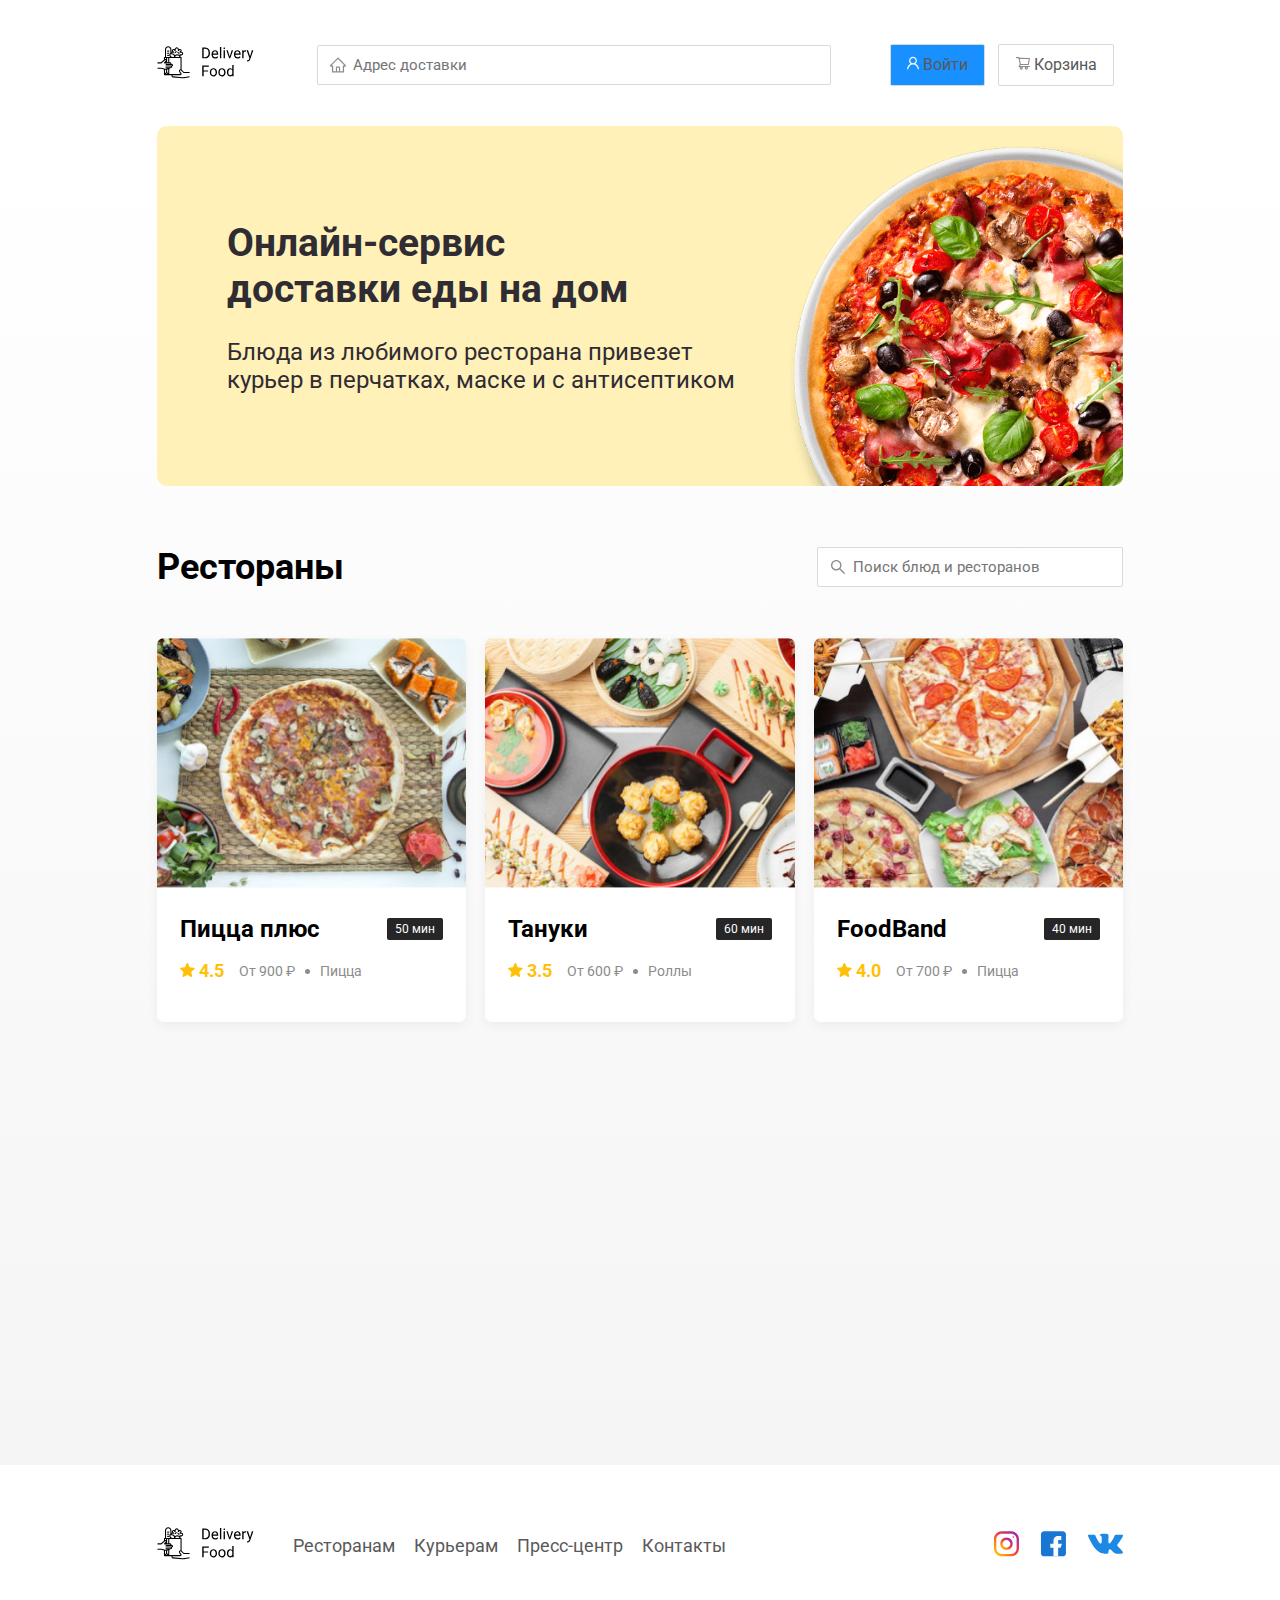
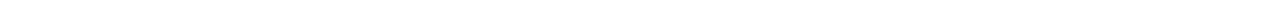
<file: index.html>
<!DOCTYPE html>
<html lang="ru">
<head>
    <meta charset="UTF-8">
    <meta name="viewport" content="width=device-width, initial-scale=1.0">
    <title>Delivery Food</title>
    <link href="https://fonts.googleapis.com/css?family=Roboto:400,700&display=swap&subset=cyrillic-ext" rel="stylesheet">
    <link rel="stylesheet" href="src/css/normolize.css">
    <link rel="stylesheet" href="src/css/animate.css">
    <link rel="stylesheet" href="src/css/style.css">
    <link rel="shortcut icon" href="src/img/ico.svg" type="image/x-icon">
</head>
<body>
    <div class="container">
        <header class="header">
            <a class="logo" href="index.html">
                <img src="src/img/logo.svg" alt="Logo">
            </a>
            <input type="text" class="input input-adress" placeholder="Адрес доставки">
            <div class="buttons">
                <button class="button button__active">
                    <img src="src/img/log-in.svg" alt="">
                    <span class="button-text">Войти</span>
                </button>
                <button class="button" id="card-button">
                    <img src="src/img/buy.svg" alt="">
                    <span class="button-text">Корзина</span>
                </button>
            </div>
        </header>
    </div>
    <!--/.container-->

    <main class="main">
        <div class="container">
            <section class="promo">
                <h1 class="promo-title">Онлайн-сервис <br>доставки еды на дом</h1>
                <p class="promo-text">Блюда из любимого ресторана привезет курьер в перчатках, маске и с антисептиком</p>
            </section>
            <section class="restaurants">
                <div class="section-heading">
                    <h2 class="section-title">Рестораны</h2>
                    <input type="text" class="input input-search" placeholder="Поиск блюд и ресторанов">
                </div>
                <div class="cards">
                    <a class="card wow fadeInUp" data-wow-delay="0.1s" href="restaurant.html">
                        <img src="src/img/card-1.jpg" alt="" class="card-image">
                        <div class="card-text">
                            <div class="card-heading">
                                <h3 class="card-title">Пицца плюс</h3>
                                <span class="card-tag tag">50 мин</span>
                            </div>
                            <div class="card-info">
                                <div class="card-rating">
                                    <img src="src/img/star.svg" alt="star">
                                    4.5
                                </div>
                                <div class="card-price">От 900 ₽</div>
                                <div class="card-category">Пицца</div>
                            </div>
                        </div>
                    </a>
                    <!-- /.card -->
    
                    <a class="card wow fadeInUp" data-wow-delay="0.2s" href="restaurant.html">
                        <img src="src/img/card-2.jpg" alt="" class="card-image">
                        <div class="card-text">
                            <div class="card-heading">
                                <h3 class="card-title">Тануки</h3>
                                <span class="card-tag tag">60 мин</span>
                            </div>
                            <div class="card-info">
                                <div class="card-rating">
                                    <img src="src/img/star.svg" alt="star">
                                    3.5
                                </div>
                                <div class="card-price">От 600 ₽</div>
                                <div class="card-category">Роллы</div>
                            </div>
                        </div>
                    </a>
                    <!-- /.card -->
    
                    <a class="card wow fadeInUp" data-wow-delay="0.3s" href="restaurant.html">
                        <img src="src/img/card-3.jpg" alt="" class="card-image">
                        <div class="card-text">
                            <div class="card-heading">
                                <h3 class="card-title">FoodBand</h3>
                                <span class="card-tag tag">40 мин</span>
                            </div>
                            <div class="card-info">
                                <div class="card-rating">
                                    <img src="src/img/star.svg" alt="star">
                                    4.0
                                </div>
                                <div class="card-price">От 700 ₽</div>
                                <div class="card-category">Пицца</div>
                            </div>
                        </div>
                    </a>
                    <!-- /.card -->
    
                    <a class="card wow fadeInUp" data-wow-delay="0.4s" href="restaurant.html">
                        <img src="src/img/card-4.jpg" alt="" class="card-image">
                        <div class="card-text">
                            <div class="card-heading">
                                <h3 class="card-title">Жадина-пицца</h3>
                                <span class="card-tag tag">60 мин</span>
                            </div>
                            <div class="card-info">
                                <div class="card-rating">
                                    <img src="src/img/star.svg" alt="star">
                                    3.5
                                </div>
                                <div class="card-price">От 600 ₽</div>
                                <div class="card-category">Пицца, роллы</div>
                            </div>
                        </div>
                    </a>
                    <!-- /.card -->
    
                    <a class="card wow fadeInUp" data-wow-delay="0.5s" href="restaurant.html">
                        <img src="src/img/card-5.jpg" alt="" class="card-image">
                        <div class="card-text">
                            <div class="card-heading">
                                <h3 class="card-title">Точка еды</h3>
                                <span class="card-tag tag">40 мин</span>
                            </div>
                            <div class="card-info">
                                <div class="card-rating">
                                    <img src="src/img/star.svg" alt="star">
                                    4.0
                                </div>
                                <div class="card-price">От 500 ₽</div>
                                <div class="card-category">Пицца, роллы</div>
                            </div>
                        </div>
                    </a>
                    <!-- /.card -->
    
                    <a class="card wow fadeInUp" data-wow-delay="0.6s" href="restaurant.html">
                        <img src="src/img/card-6.jpg" alt="" class="card-image">
                        <div class="card-text">
                            <div class="card-heading">
                                <h3 class="card-title">PizzaBurger</h3>
                                <span class="card-tag tag">30 мин</span>
                            </div>
                            <div class="card-info">
                                <div class="card-rating">
                                    <img src="src/img/star.svg" alt="star">
                                    5.0
                                </div>
                                <div class="card-price">От 1000 ₽</div>
                                <div class="card-category">Пицца</div>
                            </div>
                        </div>
                    </a>
                    <!-- /.card -->
                </div>
                <!-- /.cards -->
            </section>
        </div>
    </main>

    <footer class="footer">
        <div class="container">
            <div class="footer-block">
                <a class="logo footer-logo" href="index.html">
                    <img src="src/img/logo.svg" alt="Logo">
                </a>
                <nav class="footer-nav">
                    <a href="#" class="footer-link">Ресторанам</a>
                    <a href="#" class="footer-link">Курьерам</a>
                    <a href="#" class="footer-link">Пресс-центр</a>
                    <a href="#" class="footer-link">Контакты</a>
                </nav>
                <div class="social-links">
                    <a href="#" class="social-link"><img src="src/img/inst.svg" alt="instagram"></a>
                    <a href="#" class="social-link"><img src="src/img/fb.svg" alt="facebook"></a>
                    <a href="#" class="social-link"><img src="src/img/vk.svg" alt="vk"></a>
                </div>
            </div>
        </div>
    </footer>

    <div class="modal">
        <div class="modal-dialog">
            <div class="modal-header">
                <h3 class="modal-title">Корзина</h3>
                <button class="close">&times;</button>
            </div>
            <div class="modal-body">
                <div class="food-row">
                    <span class="name">Ролл с угрем стандарт</span>
                    <strong class="food-price">250 ₽</strong>
                    <div class="food-counter">
                        <button class="counter-button">-</button>
                        <span class="food-counter">1</span>
                        <button class="counter-button">+</button>
                    </div>
                </div>
                <div class="food-row">
                    <span class="name">Ролл с угрем стандарт</span>
                    <strong class="food-price">250 ₽</strong>
                    <div class="food-counter">
                        <button class="counter-button">-</button>
                        <span class="food-counter">1</span>
                        <button class="counter-button">+</button>
                    </div>
                </div>
                <div class="food-row">
                    <span class="name">Ролл с угрем стандарт</span>
                    <strong class="food-price">250 ₽</strong>
                    <div class="food-counter">
                        <button class="counter-button">-</button>
                        <span class="food-counter">1</span>
                        <button class="counter-button">+</button>
                    </div>
                </div>
                <div class="food-row">
                    <span class="name">Ролл с угрем стандарт</span>
                    <strong class="food-price">250 ₽</strong>
                    <div class="food-counter">
                        <button class="counter-button">-</button>
                        <span class="food-counter">1</span>
                        <button class="counter-button">+</button>
                    </div>
                </div>
                <div class="food-row">
                    <span class="name">Ролл с угрем стандарт</span>
                    <strong class="food-price">250 ₽</strong>
                    <div class="food-counter">
                        <button class="counter-button">-</button>
                        <span class="food-counter">1</span>
                        <button class="counter-button">+</button>
                    </div>
                </div>
            </div>
            <div class="modal-footer">
                <span class="modalprice-tag">1 250 ₽</span>
                <div class="footer-buttons">
                    <button class="button button__active">Оформить заказ</button>
                    <button class="button">Отмена</button>
                </div>
            </div>
        </div>
    </div>
    <script src="src/js/wow.min.js"></script>
    <script src="src/js/main.js"></script>
</body>
</html>
</file>
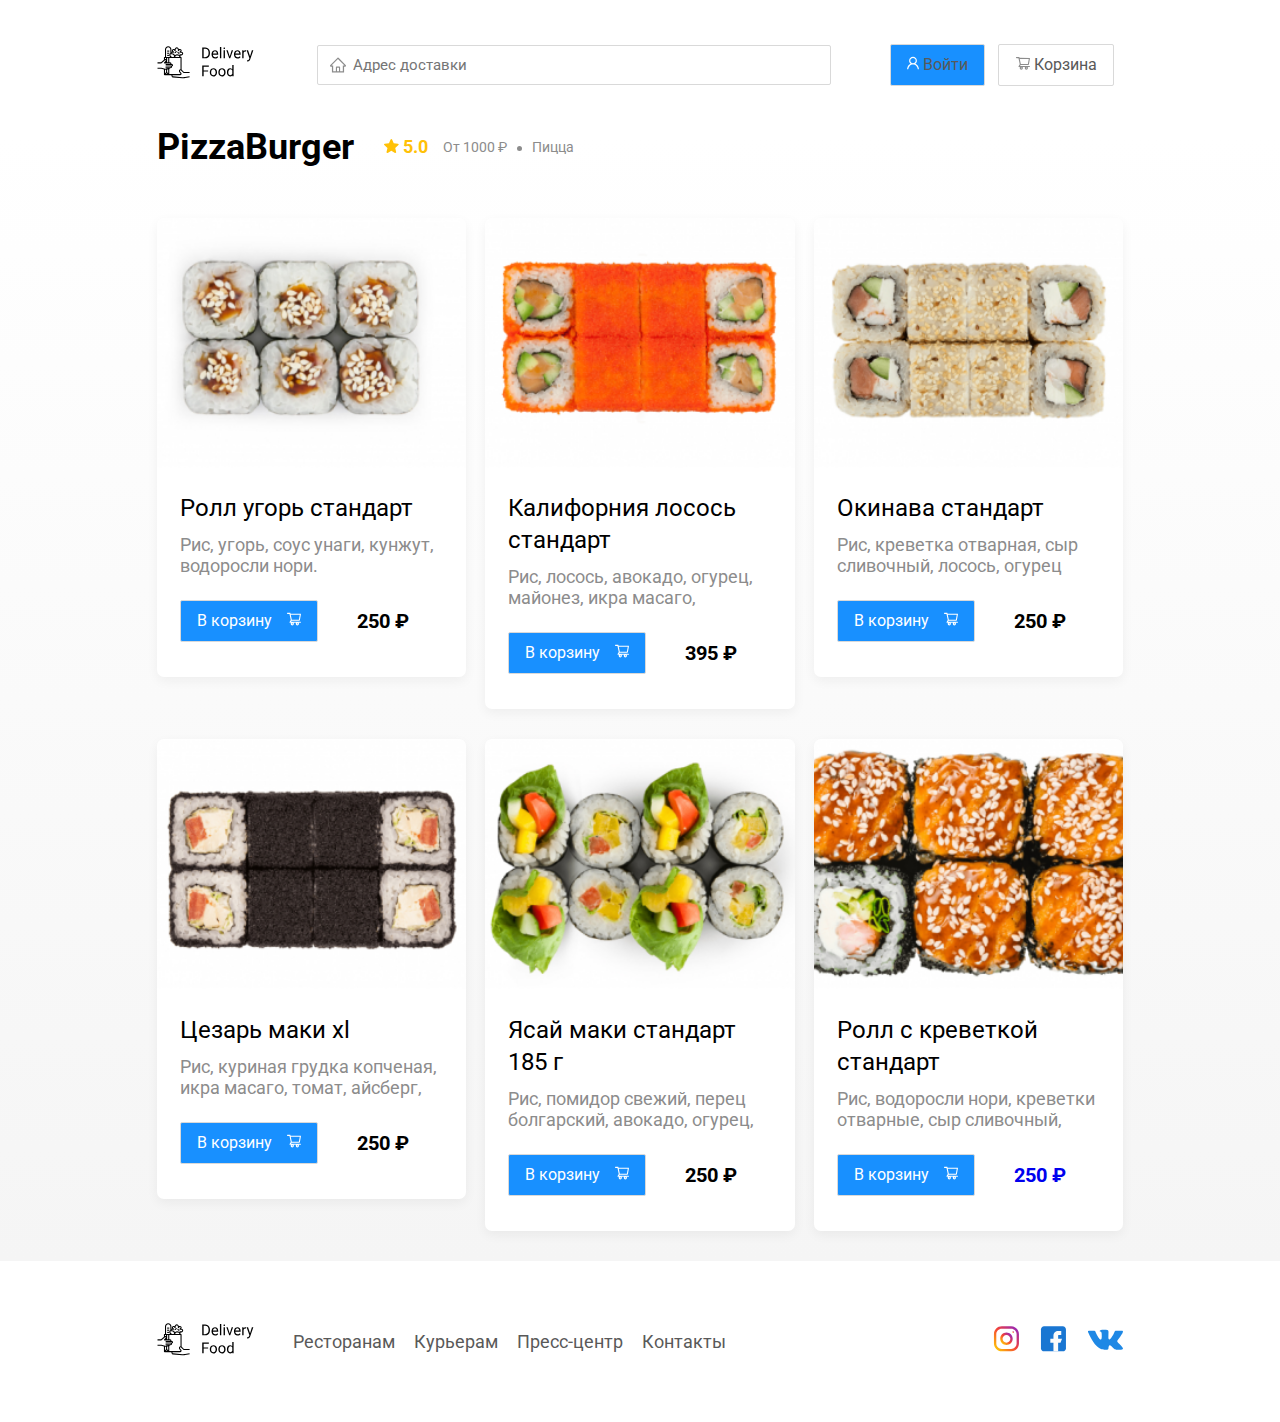
<file: restaurant.html>
<!DOCTYPE html>
<html lang="ru">
<head>
    <meta charset="UTF-8">
    <meta name="viewport" content="width=device-width, initial-scale=1.0">
    <title>PizzaBurger</title>
    <link href="https://fonts.googleapis.com/css?family=Roboto:400,700&display=swap&subset=cyrillic-ext" rel="stylesheet">
    <link rel="stylesheet" href="src/css/normolize.css">
    <link rel="stylesheet" href="src/css/style.css">
    <link rel="stylesheet" href="src/css/animate.css">
    <link rel="shortcut icon" href="src/img/ico.svg" type="image/x-icon">
</head>
<body>
    <div class="container">
        <header class="header">
            <a class="logo" href="index.html">
                <img src="src/img/logo.svg" alt="Logo">
            </a>
            <input type="text" class="input input-adress" placeholder="Адрес доставки">
            <div class="buttons">
                <button class="button button__active">
                    <img src="src/img/log-in.svg" alt="">
                    <span class="button-text">Войти</span>
                </button>
                <button class="button" id="card-button">
                    <img src="src/img/buy.svg" alt="">
                    <span class="button-text">Корзина</span>
                </button>
            </div>
        </header>
    </div>
    <!--/.container-->

    <main class="main">
        <div class="container">
            <section class="restaurants">
                <div class="section-heading">
                    <h2 class="section-title">PizzaBurger</h2>
                    <div class="card-info">
                        <div class="card-rating">
                            <img src="src/img/star.svg" alt="star">
                            5.0
                        </div>
                        <div class="card-price">От 1000 ₽</div>
                        <div class="card-category">Пицца</div>
                    </div>
                </div>
                <div class="cards">
                    <div class="card wow fadeInUp" data-wow-delay="0.1s">
                        <img src="src/img/restaurants/rolls.png" alt="" class="card-image">
                        <div class="card-text">
                            <div class="card-heading">
                                <h3 class="card-title card-title__reg">Ролл угорь стандарт</h3>
                            </div>
                            <div class="card-info">
                                <div class="ingredients">Рис, угорь, соус унаги, кунжут, водоросли нори.</div>
                            </div>
                            <div class="card-buttons">
                                <button class="button button__active">
                                    <span class="button-card-text">В корзину</span>
                                    <img src="src/img/buy-white.svg" alt="" class="button-card-image">
                                </button>
                                <strong class="card-price__bold">250 ₽</strong>
                            </div>
                        </div>
                    </div>
                    <!-- /.card -->
    
                    <div class="card wow fadeInUp" data-wow-delay="0.2s">
                        <img src="src/img/restaurants/rolls-2.png" alt="" class="card-image">
                        <div class="card-text">
                            <div class="card-heading">
                                <h3 class="card-title card-title__reg">Калифорния лосось стандарт</h3>
                            </div>
                            <div class="card-info">
                                <div class="ingredients">Рис, лосось, авокадо, огурец, майонез, икра масаго, водоросли нори.</div>
                            </div>
                            <div class="card-buttons">
                                <button class="button button__active">
                                    <span class="button-card-text">В корзину</span>
                                    <img src="src/img/buy-white.svg" alt="" class="button-card-image">
                                </button>
                                <strong class="card-price__bold">395 ₽</strong>
                            </div>
                        </div>
                    </div>
                    <!-- /.card -->
    
                    <div class="card wow fadeInUp" data-wow-delay="0.3s">
                        <img src="src/img/restaurants/rolls-3.png" alt="" class="card-image">
                        <div class="card-text">
                            <div class="card-heading">
                                <h3 class="card-title card-title__reg">Окинава стандарт</h3>
                            </div>
                            <div class="card-info">
                                <div class="ingredients"> Рис, креветка отварная, сыр сливочный, лосось, огурец свежий...</div>
                            </div>
                            <div class="card-buttons">
                                <button class="button button__active">
                                    <span class="button-card-text">В корзину</span>
                                    <img src="src/img/buy-white.svg" alt="" class="button-card-image">
                                </button>
                                <strong class="card-price__bold">250 ₽</strong>
                            </div>
                        </div>
                    </div>
                    <!-- /.card -->
    
                    <div class="card wow fadeInUp" data-wow-delay="0.4s">
                        <img src="src/img/restaurants/rolls-4.png" alt="" class="card-image">
                        <div class="card-text">
                            <div class="card-heading">
                                <h3 class="card-title card-title__reg">Цезарь маки хl</h3>
                            </div>
                            <div class="card-info">
                                <div class="ingredients">Рис, куриная грудка копченая, икра масаго, томат, айсберг, соус цезарь...</div>
                            </div>
                            <div class="card-buttons">
                                <button class="button button__active">
                                    <span class="button-card-text">В корзину</span>
                                    <img src="src/img/buy-white.svg" alt="" class="button-card-image">
                                </button>
                                <strong class="card-price__bold">250 ₽</strong>
                            </div>
                        </div>
                    </div>
                    <!-- /.card -->
    
                    <div class="card wow fadeInUp" data-wow-delay="0.5s">
                        <img src="src/img/restaurants/rolls-5.png" alt="" class="card-image">
                        <div class="card-text">
                            <div class="card-heading">
                                <h3 class="card-title card-title__reg">Ясай маки стандарт 185 г</h3>
                            </div>
                            <div class="card-info">
                                <div class="ingredients">Рис, помидор свежий, перец болгарский, авокадо, огурец, айсберг</div>
                            </div>
                            <div class="card-buttons">
                                <button class="button button__active">
                                    <span class="button-card-text">В корзину</span>
                                    <img src="src/img/buy-white.svg" alt="" class="button-card-image">
                                </button>
                                <strong class="card-price__bold">250 ₽</strong>
                            </div>
                        </div>
                    </div>
                    <!-- /.card -->
    
                    <a class="card wow fadeInUp" href="restaurant.html" data-wow-delay="0.6s">
                        <img src="src/img/restaurants/rolls-6.png" alt="" class="card-image">
                        <div class="card-text">
                            <div class="card-heading">
                                <h3 class="card-title card-title__reg">Ролл с креветкой стандарт</h3>
                            </div>
                            <div class="card-info">
                                <div class="ingredients">Рис, водоросли нори, креветки отварные, сыр сливочный, огурцы</div>
                            </div>
                            <div class="card-buttons">
                                <button class="button button__active">
                                    <span class="button-card-text">В корзину</span>
                                    <img src="src/img/buy-white.svg" alt="" class="button-card-image">
                                </button>
                                <strong class="card-price__bold">250 ₽</strong>
                            </div>
                        </div>
                    </a>
                    <!-- /.card -->
                </div>
                <!-- /.cards -->
            </section>
        </div>
    </main>

    <footer class="footer">
        <div class="container">
            <div class="footer-block">
                <a class="logo footer-logo" href="index.html">
                    <img src="src/img/logo.svg" alt="Logo">
                </a>
                <nav class="footer-nav">
                    <a href="#" class="footer-link">Ресторанам</a>
                    <a href="#" class="footer-link">Курьерам</a>
                    <a href="#" class="footer-link">Пресс-центр</a>
                    <a href="#" class="footer-link">Контакты</a>
                </nav>
                <div class="social-links">
                    <a href="#" class="social-link"><img src="src/img/inst.svg" alt="instagram"></a>
                    <a href="#" class="social-link"><img src="src/img/fb.svg" alt="facebook"></a>
                    <a href="#" class="social-link"><img src="src/img/vk.svg" alt="vk"></a>
                </div>
            </div>
        </div>
    </footer>

    <div class="modal">
        <div class="modal-dialog">
            <div class="modal-header">
                <h3 class="modal-title">Корзина</h3>
                <button class="close">&times;</button>
            </div>
            <div class="modal-body">
                <div class="food-row">
                    <span class="name">Ролл с угрем стандарт</span>
                    <strong class="food-price">250 ₽</strong>
                    <div class="food-counter">
                        <button class="counter-button">-</button>
                        <span class="food-counter">1</span>
                        <button class="counter-button">+</button>
                    </div>
                </div>
                <div class="food-row">
                    <span class="name">Ролл с угрем стандарт</span>
                    <strong class="food-price">250 ₽</strong>
                    <div class="food-counter">
                        <button class="counter-button">-</button>
                        <span class="food-counter">1</span>
                        <button class="counter-button">+</button>
                    </div>
                </div>
                <div class="food-row">
                    <span class="name">Ролл с угрем стандарт</span>
                    <strong class="food-price">250 ₽</strong>
                    <div class="food-counter">
                        <button class="counter-button">-</button>
                        <span class="food-counter">1</span>
                        <button class="counter-button">+</button>
                    </div>
                </div>
                <div class="food-row">
                    <span class="name">Ролл с угрем стандарт</span>
                    <strong class="food-price">250 ₽</strong>
                    <div class="food-counter">
                        <button class="counter-button">-</button>
                        <span class="food-counter">1</span>
                        <button class="counter-button">+</button>
                    </div>
                </div>
                <div class="food-row">
                    <span class="name">Ролл с угрем стандарт</span>
                    <strong class="food-price">250 ₽</strong>
                    <div class="food-counter">
                        <button class="counter-button">-</button>
                        <span class="food-counter">1</span>
                        <button class="counter-button">+</button>
                    </div>
                </div>
            </div>
            <div class="modal-footer">
                <span class="modalprice-tag">1 250 ₽</span>
                <div class="footer-buttons">
                    <button class="button button__active">Оформить заказ</button>
                    <button class="button">Отмена</button>
                </div>
            </div>
        </div>
    </div>
    <script src="src/js/wow.min.js"></script>
    <script src="src/js/main.js"></script>
</body>
</html>
</file>
<file: src/css/style.css>
* {
  -webkit-box-sizing: border-box;
          box-sizing: border-box;
}

body {
  padding-top: 44px;
  font-family: 'Roboto', sans-serif;
}

a {
  text-decoration: none;
}

.container {
  max-width: 1200px;
  margin: 0 auto;
}

.header {
  margin-bottom: 40px;
  display: -webkit-box;
  display: -ms-flexbox;
  display: flex;
  -webkit-box-align: center;
      -ms-flex-align: center;
          align-items: center;
  -webkit-box-pack: justify;
      -ms-flex-pack: justify;
          justify-content: space-between;
}

.input {
  background: #FFFFFF;
  border: 1px solid #D9D9D9;
  border-radius: 2px;
  font-size: 15px;
  line-height: 24px;
  height: 40px;
  color: #BFBFBF;
  padding-left: 35px;
  background-repeat: no-repeat;
  background-position: left 11px center;
}

.input-adress {
  -webkit-box-flex: 0.8;
      -ms-flex: 0.8;
          flex: 0.8;
  background-image: url("../img/home.svg");
}

.input-search {
  width: 306px;
  background-image: url("../img/search.svg");
  margin-left: auto;
}

.button {
  padding: 8px 16px;
  margin-right: 9px;
  background: #FFFFFF;
  border: 1px solid #D9D9D9;
  -webkit-box-sizing: border-box;
          box-sizing: border-box;
  -webkit-box-shadow: 0px 0px 2px rgba(0, 0, 0, 0.0015);
          box-shadow: 0px 0px 2px rgba(0, 0, 0, 0.0015);
  border-radius: 2px;
  cursor: pointer;
  -webkit-transition: .3s;
  transition: .3s;
}

.button-text {
  font-size: 16px;
  line-height: 24px;
  color: #595959;
}

.button:hover {
  background-color: #1890FF;
  color: #ffffff;
}

.button__active {
  background-color: #1890FF;
  color: #ffffff;
}

.main {
  background: -webkit-gradient(linear, left top, left bottom, color-stop(1.04%, rgba(245, 245, 245, 0)), to(#F5F5F5));
  background: linear-gradient(180deg, rgba(245, 245, 245, 0) 1.04%, #F5F5F5 100%);
}

.promo {
  background: #FFF1B8 url("../img/promo-image.png") no-repeat top right -150px/800px;
  border-radius: 10px;
  padding: 68px 70px;
  margin-bottom: 60px;
}

.promo-title {
  font-size: 39px;
  line-height: 46px;
  color: #302C34;
}

.promo-text {
  font-size: 24px;
  line-height: 28px;
  color: #302C34;
  max-width: 538px;
}

.section-heading {
  display: -webkit-box;
  display: -ms-flexbox;
  display: flex;
  -webkit-box-align: center;
      -ms-flex-align: center;
          align-items: center;
}

.section-title {
  margin: 0;
  font-size: 36px;
  line-height: 42px;
  color: #000000;
  margin-right: 30px;
}

.cards {
  margin-top: 50px;
  display: -webkit-box;
  display: -ms-flexbox;
  display: flex;
  -ms-flex-wrap: wrap;
      flex-wrap: wrap;
  -webkit-box-align: start;
      -ms-flex-align: start;
          align-items: flex-start;
  -webkit-box-pack: justify;
      -ms-flex-pack: justify;
          justify-content: space-between;
}

.card {
  text-decoration: none;
  background: #FFFFFF;
  -webkit-box-shadow: 0px 4px 12px rgba(0, 0, 0, 0.05);
          box-shadow: 0px 4px 12px rgba(0, 0, 0, 0.05);
  border-radius: 7px;
  overflow: hidden;
  margin-bottom: 30px;
  -ms-flex-preferred-size: 32%;
      flex-basis: 32%;
  -webkit-transition: .3s;
  transition: .3s;
}

.card:hover {
  -webkit-box-shadow: 0px 4px 12px rgba(0, 0, 0, 0.35);
          box-shadow: 0px 4px 12px rgba(0, 0, 0, 0.35);
}

.card-image {
  width: 100%;
  height: 250px;
  -o-object-fit: cover;
     object-fit: cover;
}

.card-text {
  padding: 20px 23px 35px 23px;
}

.card-heading {
  display: -webkit-box;
  display: -ms-flexbox;
  display: flex;
  -webkit-box-pack: justify;
      -ms-flex-pack: justify;
          justify-content: space-between;
  -webkit-box-align: center;
      -ms-flex-align: center;
          align-items: center;
  margin-bottom: 10px;
}

.card-title {
  margin: 0;
  font-size: 24px;
  line-height: 32px;
  color: #000000;
}

.card-title__reg {
  font-weight: 400;
}

.card-tag {
  font-size: 12px;
  line-height: 20px;
  color: #ffffff;
  background: #262626;
  border-radius: 2px;
  padding: 1px 8px;
}

.card-info {
  display: -webkit-box;
  display: -ms-flexbox;
  display: flex;
  -webkit-box-align: center;
      -ms-flex-align: center;
          align-items: center;
  -ms-flex-wrap: wrap;
      flex-wrap: wrap;
}

.card-rating {
  margin-right: 26px;
  color: #FFC107;
  font-weight: bold;
  font-size: 18px;
  line-height: 32px;
}

.card-price, .card-category {
  font-size: 18px;
  line-height: 32px;
  color: #8C8C8C;
}

.card-category {
  text-overflow: ellipsis;
  overflow: hidden;
  white-space: nowrap;
  max-width: 150px;
}

.card-buttons {
  margin-top: 24px;
  display: -webkit-box;
  display: -ms-flexbox;
  display: flex;
  -webkit-box-align: center;
      -ms-flex-align: center;
          align-items: center;
}

.card-price {
  margin-right: 10px;
}

.card-price::after {
  content: "";
  width: 5px;
  height: 5px;
  background-color: #8C8C8C;
  display: inline-block;
  vertical-align: middle;
  border-radius: 50%;
  margin-left: 10px;
}

.card-price__bold {
  margin-left: 30px;
  font-size: 20px;
  line-height: 32px;
}

.ingredients {
  max-height: 42px;
  max-width: 335px;
  font-size: 18px;
  line-height: 21px;
  color: #8C8C8C;
  text-overflow: ellipsis;
  overflow: hidden;
}

.button-card-text {
  font-size: 16px;
  line-height: 24px;
  color: #ffffff;
  margin-right: 10px;
}

.footer {
  padding: 60px 0;
}

.footer-block {
  display: -webkit-box;
  display: -ms-flexbox;
  display: flex;
  -webkit-box-align: center;
      -ms-flex-align: center;
          align-items: center;
  -webkit-box-pack: justify;
      -ms-flex-pack: justify;
          justify-content: space-between;
}

.footer-nav {
  margin-right: auto;
  margin-left: 35px;
}

.footer-link {
  display: inline-block;
  color: #595959;
  text-decoration: none;
  font-size: 18px;
  line-height: 21px;
}

.footer-link:not(:last-child) {
  margin-right: 15px;
}

.social-links {
  display: -webkit-box;
  display: -ms-flexbox;
  display: flex;
  -webkit-box-align: center;
      -ms-flex-align: center;
          align-items: center;
}

.social-link:not(:last-child) {
  margin-right: 21px;
}

.modal {
  position: fixed;
  display: none;
  left: 0;
  top: 0;
  width: 100%;
  height: 100%;
  background: rgba(0, 0, 0, 0.4);
}

.modal-body {
  margin-bottom: 52px;
}

.modal-dialog {
  margin: auto;
  max-width: 780px;
  width: 95%;
  background: #FFFFFF;
  border-radius: 5px;
  padding: 40px 45px;
}

.modal-header {
  display: -webkit-box;
  display: -ms-flexbox;
  display: flex;
  -webkit-box-align: center;
      -ms-flex-align: center;
          align-items: center;
  -webkit-box-pack: justify;
      -ms-flex-pack: justify;
          justify-content: space-between;
  margin-bottom: 45px;
}

.modal-title {
  margin: 0;
  font-weight: bold;
  font-size: 36px;
  line-height: 42px;
  color: #000000;
}

.modal-footer {
  display: -webkit-box;
  display: -ms-flexbox;
  display: flex;
  -webkit-box-align: center;
      -ms-flex-align: center;
          align-items: center;
  -webkit-box-pack: justify;
      -ms-flex-pack: justify;
          justify-content: space-between;
}

.is-open {
  display: -webkit-box;
  display: -ms-flexbox;
  display: flex;
}

.footer-buttons {
  display: -webkit-box;
  display: -ms-flexbox;
  display: flex;
  -webkit-box-align: center;
      -ms-flex-align: center;
          align-items: center;
}

.food-row {
  display: -webkit-box;
  display: -ms-flexbox;
  display: flex;
  -webkit-box-align: start;
      -ms-flex-align: start;
          align-items: flex-start;
  -webkit-box-pack: justify;
      -ms-flex-pack: justify;
          justify-content: space-between;
  padding-bottom: 8px;
  border-bottom: 1px solid #D9D9D9;
  margin-bottom: 15px;
}

.food-price {
  margin-left: auto;
  margin-right: 47px;
  font-size: 20px;
  line-height: 32px;
}

.food-name {
  font-size: 18px;
  line-height: 32px;
}

.food-counter {
  display: -webkit-box;
  display: -ms-flexbox;
  display: flex;
  -webkit-box-align: center;
      -ms-flex-align: center;
          align-items: center;
  font-size: 16px;
  line-height: 24px;
  margin: 0 10px;
}

.counter-button {
  display: -webkit-box;
  display: -ms-flexbox;
  display: flex;
  -webkit-box-align: center;
      -ms-flex-align: center;
          align-items: center;
  -webkit-box-pack: center;
      -ms-flex-pack: center;
          justify-content: center;
  width: 39px;
  height: 32px;
  background: #FFFFFF;
  border: 1px solid #40A9FF;
  -webkit-box-sizing: border-box;
          box-sizing: border-box;
  border-radius: 2px;
  font-size: 14px;
  line-height: 22px;
  color: #40A9FF;
  cursor: pointer;
}

.modalprice-tag {
  padding: 15px 20px;
  background: #262626;
  border-radius: 5px;
  color: #ffffff;
}

.close {
  font-size: 36px;
  border: none;
  background-color: transparent;
  outline: none;
  cursor: pointer;
}

@media (max-width: 1366px) {
  .container {
    max-width: 966px;
  }
  .promo {
    background-size: 500px;
  }
  .card-category, .card-price {
    font-size: 14px;
  }
  .card-rating {
    margin-right: 15px;
  }
}

@media (max-width: 992px) {
  .container {
    max-width: 750px;
  }
  .promo {
    padding: 50px;
    background-size: 400px;
  }
  .promo-text {
    font-size: 18px;
    max-width: 400px;
  }
  .card {
    -ms-flex-preferred-size: 49%;
        flex-basis: 49%;
  }
  .footer-link {
    font-size: 16px;
  }
}

@media (max-width: 768px) {
  .container {
    max-width: 560px;
  }
  .promo {
    background-size: 300px;
  }
  .promo-title {
    max-width: 400px;
    font-size: 30px;
  }
  .promo-text {
    margin-top: 0;
  }
  .card-info {
    -ms-flex-wrap: wrap;
        flex-wrap: wrap;
  }
  .card-title {
    font-size: 18px;
  }
  .card .card-rating {
    -ms-flex-preferred-size: 100%;
        flex-basis: 100%;
  }
}

@media (max-width: 578px) {
  .container {
    max-width: 90%;
  }
  .header {
    -ms-flex-wrap: wrap;
        flex-wrap: wrap;
  }
  .input-adress {
    -webkit-box-ordinal-group: 5;
        -ms-flex-order: 4;
            order: 4;
    margin-top: 15px;
    -ms-flex-preferred-size: 100%;
        flex-basis: 100%;
  }
  .promo {
    background-image: none;
  }
  .section-heading {
    -ms-flex-wrap: wrap;
        flex-wrap: wrap;
  }
  .section-title {
    font-size: 24px;
  }
  .input-search {
    margin-top: 15px;
    -ms-flex-preferred-size: 100%;
        flex-basis: 100%;
  }
  .card {
    -ms-flex-preferred-size: 100%;
        flex-basis: 100%;
  }
  .card-image {
    width: 100%;
  }
  .footer {
    padding: 30px;
  }
  .footer-block {
    -webkit-box-align: start;
        -ms-flex-align: start;
            align-items: flex-start;
  }
  .footer-nav {
    display: -webkit-box;
    display: -ms-flexbox;
    display: flex;
    -webkit-box-orient: vertical;
    -webkit-box-direction: normal;
        -ms-flex-direction: column;
            flex-direction: column;
    -webkit-box-ordinal-group: 1;
        -ms-flex-order: 0;
            order: 0;
    margin-left: 0;
    margin-right: 0;
  }
  .footer-logo {
    -webkit-box-ordinal-group: 2;
        -ms-flex-order: 1;
            order: 1;
    margin-right: 15px;
  }
  .social-links {
    -webkit-box-ordinal-group: 3;
        -ms-flex-order: 2;
            order: 2;
  }
  .food-price {
    font-size: 14px;
    margin-right: 0;
    white-space: nowrap;
  }
  .modalprice-tag {
    font-size: 12px;
    padding: 10px 15px;
    white-space: nowrap;
  }
}

@media (max-width: 480px) {
  .footer-block {
    -ms-flex-wrap: wrap;
        flex-wrap: wrap;
    -webkit-box-orient: vertical;
    -webkit-box-direction: normal;
        -ms-flex-direction: column;
            flex-direction: column;
    -webkit-box-align: center;
        -ms-flex-align: center;
            align-items: center;
  }
  .footer-logo {
    -webkit-box-ordinal-group: 1;
        -ms-flex-order: 0;
            order: 0;
    margin-bottom: 20px;
  }
  .footer-nav {
    text-align: center;
    margin-bottom: 20px;
  }
  .footer-link:not(:last-child) {
    margin-right: 0;
  }
  .button {
    min-height: 40px;
  }
  .button-icon {
    margin: 0;
  }
  .button-text {
    display: none;
  }
}
/*# sourceMappingURL=style.css.map */
</file>
<file: src/css/normolize.css>
/*! normalize.css v8.0.1 | MIT License | github.com/necolas/normalize.css */

/* Document
   ========================================================================== */

/**
 * 1. Correct the line height in all browsers.
 * 2. Prevent adjustments of font size after orientation changes in iOS.
 */

 html {
    line-height: 1.15; /* 1 */
    -webkit-text-size-adjust: 100%; /* 2 */
  }
  
  /* Sections
     ========================================================================== */
  
  /**
   * Remove the margin in all browsers.
   */
  
  body {
    margin: 0;
  }
  
  /**
   * Render the `main` element consistently in IE.
   */
  
  main {
    display: block;
  }
  
  /**
   * Correct the font size and margin on `h1` elements within `section` and
   * `article` contexts in Chrome, Firefox, and Safari.
   */
  
  h1 {
    font-size: 2em;
    margin: 0.67em 0;
  }
  
  /* Grouping content
     ========================================================================== */
  
  /**
   * 1. Add the correct box sizing in Firefox.
   * 2. Show the overflow in Edge and IE.
   */
  
  hr {
    box-sizing: content-box; /* 1 */
    height: 0; /* 1 */
    overflow: visible; /* 2 */
  }
  
  /**
   * 1. Correct the inheritance and scaling of font size in all browsers.
   * 2. Correct the odd `em` font sizing in all browsers.
   */
  
  pre {
    font-family: monospace, monospace; /* 1 */
    font-size: 1em; /* 2 */
  }
  
  /* Text-level semantics
     ========================================================================== */
  
  /**
   * Remove the gray background on active links in IE 10.
   */
  
  a {
    background-color: transparent;
  }
  
  /**
   * 1. Remove the bottom border in Chrome 57-
   * 2. Add the correct text decoration in Chrome, Edge, IE, Opera, and Safari.
   */
  
  abbr[title] {
    border-bottom: none; /* 1 */
    text-decoration: underline; /* 2 */
    text-decoration: underline dotted; /* 2 */
  }
  
  /**
   * Add the correct font weight in Chrome, Edge, and Safari.
   */
  
  b,
  strong {
    font-weight: bolder;
  }
  
  /**
   * 1. Correct the inheritance and scaling of font size in all browsers.
   * 2. Correct the odd `em` font sizing in all browsers.
   */
  
  code,
  kbd,
  samp {
    font-family: monospace, monospace; /* 1 */
    font-size: 1em; /* 2 */
  }
  
  /**
   * Add the correct font size in all browsers.
   */
  
  small {
    font-size: 80%;
  }
  
  /**
   * Prevent `sub` and `sup` elements from affecting the line height in
   * all browsers.
   */
  
  sub,
  sup {
    font-size: 75%;
    line-height: 0;
    position: relative;
    vertical-align: baseline;
  }
  
  sub {
    bottom: -0.25em;
  }
  
  sup {
    top: -0.5em;
  }
  
  /* Embedded content
     ========================================================================== */
  
  /**
   * Remove the border on images inside links in IE 10.
   */
  
  img {
    border-style: none;
  }
  
  /* Forms
     ========================================================================== */
  
  /**
   * 1. Change the font styles in all browsers.
   * 2. Remove the margin in Firefox and Safari.
   */
  
  button,
  input,
  optgroup,
  select,
  textarea {
    font-family: inherit; /* 1 */
    font-size: 100%; /* 1 */
    line-height: 1.15; /* 1 */
    margin: 0; /* 2 */
  }
  
  /**
   * Show the overflow in IE.
   * 1. Show the overflow in Edge.
   */
  
  button,
  input { /* 1 */
    overflow: visible;
  }
  
  /**
   * Remove the inheritance of text transform in Edge, Firefox, and IE.
   * 1. Remove the inheritance of text transform in Firefox.
   */
  
  button,
  select { /* 1 */
    text-transform: none;
  }
  
  /**
   * Correct the inability to style clickable types in iOS and Safari.
   */
  
  button,
  [type="button"],
  [type="reset"],
  [type="submit"] {
    -webkit-appearance: button;
  }
  
  /**
   * Remove the inner border and padding in Firefox.
   */
  
  button::-moz-focus-inner,
  [type="button"]::-moz-focus-inner,
  [type="reset"]::-moz-focus-inner,
  [type="submit"]::-moz-focus-inner {
    border-style: none;
    padding: 0;
  }
  
  /**
   * Restore the focus styles unset by the previous rule.
   */
  
  button:-moz-focusring,
  [type="button"]:-moz-focusring,
  [type="reset"]:-moz-focusring,
  [type="submit"]:-moz-focusring {
    outline: 1px dotted ButtonText;
  }
  
  /**
   * Correct the padding in Firefox.
   */
  
  fieldset {
    padding: 0.35em 0.75em 0.625em;
  }
  
  /**
   * 1. Correct the text wrapping in Edge and IE.
   * 2. Correct the color inheritance from `fieldset` elements in IE.
   * 3. Remove the padding so developers are not caught out when they zero out
   *    `fieldset` elements in all browsers.
   */
  
  legend {
    box-sizing: border-box; /* 1 */
    color: inherit; /* 2 */
    display: table; /* 1 */
    max-width: 100%; /* 1 */
    padding: 0; /* 3 */
    white-space: normal; /* 1 */
  }
  
  /**
   * Add the correct vertical alignment in Chrome, Firefox, and Opera.
   */
  
  progress {
    vertical-align: baseline;
  }
  
  /**
   * Remove the default vertical scrollbar in IE 10+.
   */
  
  textarea {
    overflow: auto;
  }
  
  /**
   * 1. Add the correct box sizing in IE 10.
   * 2. Remove the padding in IE 10.
   */
  
  [type="checkbox"],
  [type="radio"] {
    box-sizing: border-box; /* 1 */
    padding: 0; /* 2 */
  }
  
  /**
   * Correct the cursor style of increment and decrement buttons in Chrome.
   */
  
  [type="number"]::-webkit-inner-spin-button,
  [type="number"]::-webkit-outer-spin-button {
    height: auto;
  }
  
  /**
   * 1. Correct the odd appearance in Chrome and Safari.
   * 2. Correct the outline style in Safari.
   */
  
  [type="search"] {
    -webkit-appearance: textfield; /* 1 */
    outline-offset: -2px; /* 2 */
  }
  
  /**
   * Remove the inner padding in Chrome and Safari on macOS.
   */
  
  [type="search"]::-webkit-search-decoration {
    -webkit-appearance: none;
  }
  
  /**
   * 1. Correct the inability to style clickable types in iOS and Safari.
   * 2. Change font properties to `inherit` in Safari.
   */
  
  ::-webkit-file-upload-button {
    -webkit-appearance: button; /* 1 */
    font: inherit; /* 2 */
  }
  
  /* Interactive
     ========================================================================== */
  
  /*
   * Add the correct display in Edge, IE 10+, and Firefox.
   */
  
  details {
    display: block;
  }
  
  /*
   * Add the correct display in all browsers.
   */
  
  summary {
    display: list-item;
  }
  
  /* Misc
     ========================================================================== */
  
  /**
   * Add the correct display in IE 10+.
   */
  
  template {
    display: none;
  }
  
  /**
   * Add the correct display in IE 10.
   */
  
  [hidden] {
    display: none;
  }
</file>
